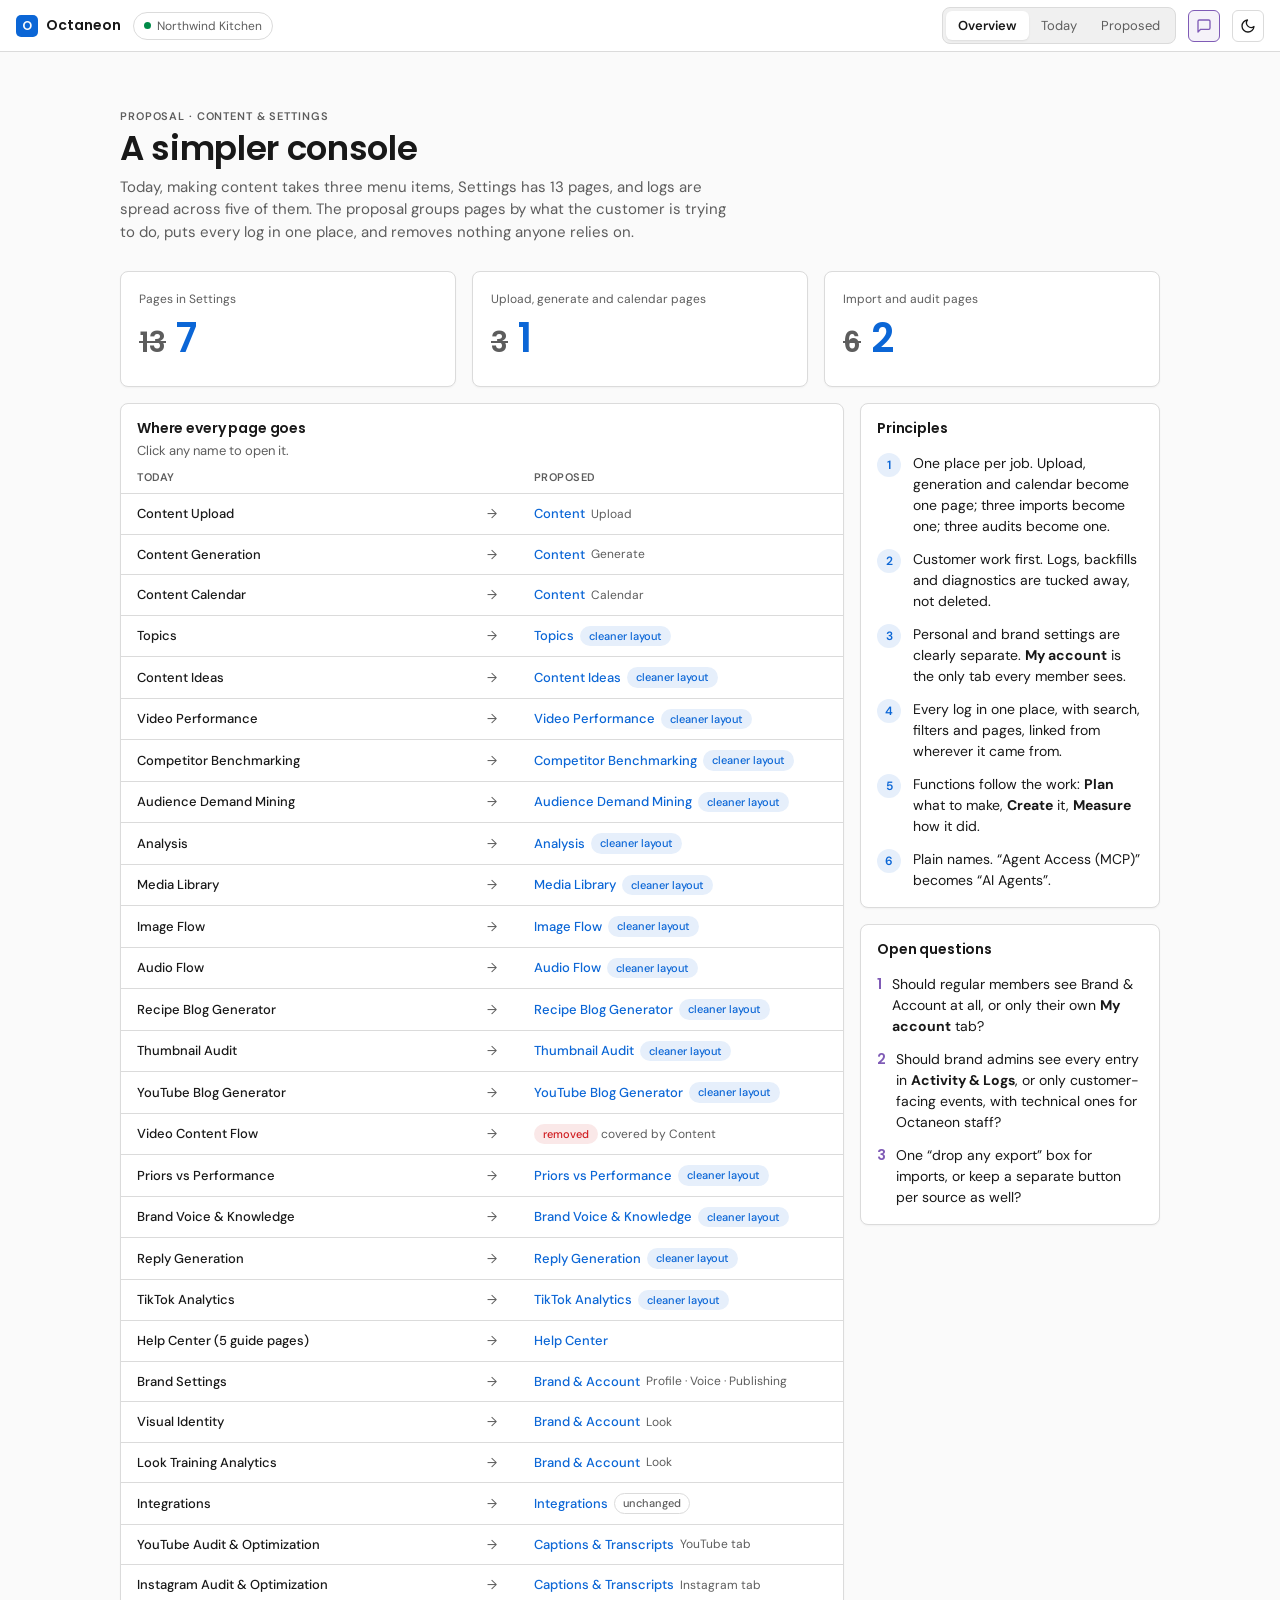
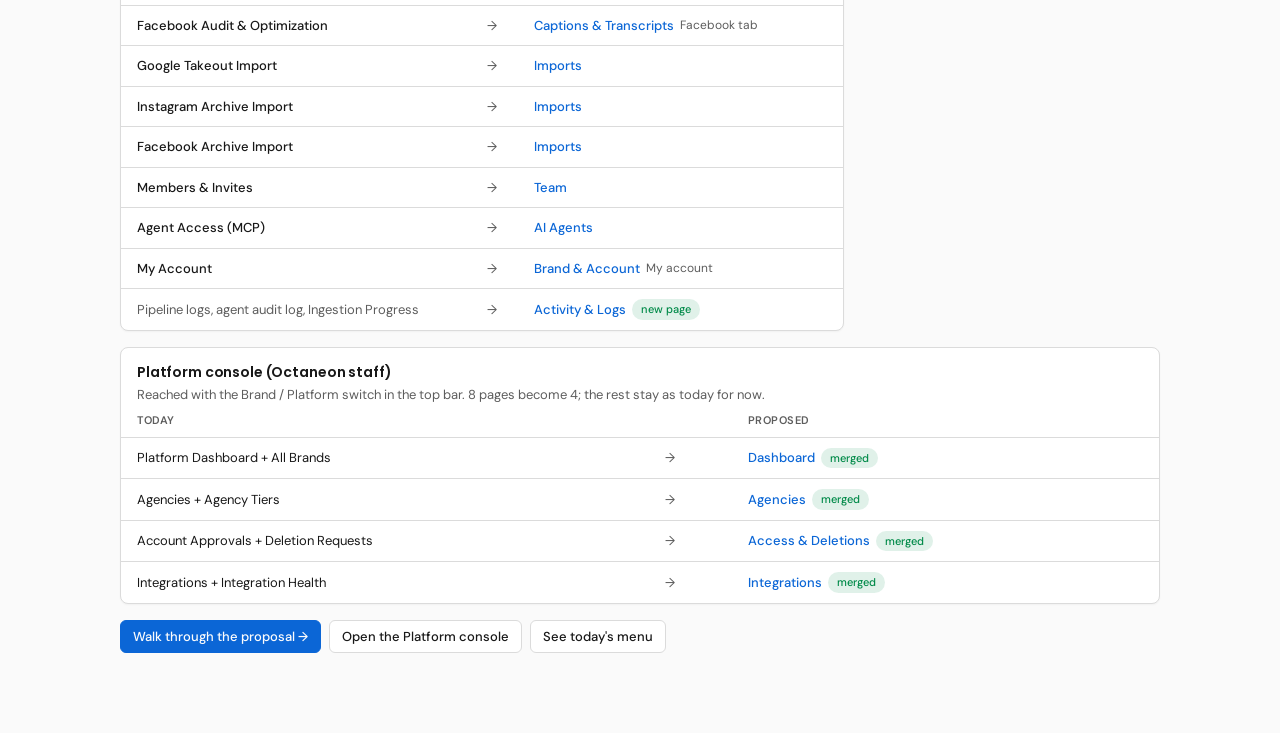
<file: index.html>
<!doctype html>
<html lang="en">
  <head>
    <meta charset="utf-8" />
    <meta name="viewport" content="width=device-width, initial-scale=1" />
    <title>Octaneon Settings Redesign</title>
    <meta name="description" content="Clickable before-and-after mockup of the proposed Octaneon Settings menu." />
    <link rel="preconnect" href="https://fonts.googleapis.com" />
    <link rel="preconnect" href="https://fonts.gstatic.com" crossorigin />
    <link
      href="https://fonts.googleapis.com/css2?family=DM+Sans:opsz,wght@9..40,400;9..40,500;9..40,600&family=JetBrains+Mono:wght@400;500&family=Poppins:wght@500;600&display=swap"
      rel="stylesheet"
    />
    <link rel="stylesheet" href="styles.css" />
  </head>
  <body>
    <div id="app"></div>
    <script src="app.js"></script>
  </body>
</html>
</file>
<file: styles.css>
:root {
  --radius: 0.375rem;
  --background: oklch(0.985 0 0);
  --foreground: oklch(0.21 0 0);
  --panel: oklch(1 0 0);
  --panel-2: oklch(0.955 0 0);
  --border: oklch(0.89 0 0);
  --border-strong: oklch(0.78 0 0);
  --muted-foreground: oklch(0.48 0 0);
  --primary: oklch(0.53 0.19 258);
  --primary-soft: oklch(0.53 0.19 258 / 0.1);
  --primary-foreground: oklch(0.99 0 0);
  --success: oklch(0.55 0.15 155);
  --success-soft: oklch(0.55 0.15 155 / 0.12);
  --warn: oklch(0.58 0.15 65);
  --warn-soft: oklch(0.58 0.15 65 / 0.12);
  --danger: oklch(0.55 0.21 27);
  --danger-soft: oklch(0.55 0.21 27 / 0.1);
  --note: oklch(0.55 0.14 300);
  --note-soft: oklch(0.55 0.14 300 / 0.08);
  --shadow: 0 1px 2px oklch(0 0 0 / 0.04);
  color-scheme: light;
}

@media (prefers-color-scheme: dark) {
  :root:not([data-theme="light"]) {
    --background: oklch(0.14 0 0);
    --foreground: oklch(0.93 0 0);
    --panel: oklch(0.18 0 0);
    --panel-2: oklch(0.22 0 0);
    --border: oklch(0.28 0 0);
    --border-strong: oklch(0.38 0 0);
    --muted-foreground: oklch(0.62 0 0);
    --primary: oklch(0.65 0.18 255);
    --primary-soft: oklch(0.65 0.18 255 / 0.16);
    --primary-foreground: oklch(0.98 0 0);
    --success: oklch(0.72 0.17 155);
    --success-soft: oklch(0.72 0.17 155 / 0.14);
    --warn: oklch(0.78 0.17 75);
    --warn-soft: oklch(0.78 0.17 75 / 0.14);
    --danger: oklch(0.65 0.22 25);
    --danger-soft: oklch(0.65 0.22 25 / 0.14);
    --note: oklch(0.74 0.13 300);
    --note-soft: oklch(0.74 0.13 300 / 0.1);
    --shadow: none;
    color-scheme: dark;
  }
}

:root[data-theme="dark"] {
  --background: oklch(0.14 0 0);
  --foreground: oklch(0.93 0 0);
  --panel: oklch(0.18 0 0);
  --panel-2: oklch(0.22 0 0);
  --border: oklch(0.28 0 0);
  --border-strong: oklch(0.38 0 0);
  --muted-foreground: oklch(0.62 0 0);
  --primary: oklch(0.65 0.18 255);
  --primary-soft: oklch(0.65 0.18 255 / 0.16);
  --primary-foreground: oklch(0.98 0 0);
  --success: oklch(0.72 0.17 155);
  --success-soft: oklch(0.72 0.17 155 / 0.14);
  --warn: oklch(0.78 0.17 75);
  --warn-soft: oklch(0.78 0.17 75 / 0.14);
  --danger: oklch(0.65 0.22 25);
  --danger-soft: oklch(0.65 0.22 25 / 0.14);
  --note: oklch(0.74 0.13 300);
  --note-soft: oklch(0.74 0.13 300 / 0.1);
  --shadow: none;
  color-scheme: dark;
}

* {
  box-sizing: border-box;
}

html,
body {
  margin: 0;
}

body {
  background: var(--background);
  color: var(--foreground);
  font-family: "DM Sans", ui-sans-serif, system-ui, sans-serif;
  font-size: 14px;
  line-height: 1.5;
  -webkit-font-smoothing: antialiased;
}

h1,
h2,
h3,
h4 {
  font-family: "Poppins", ui-sans-serif, system-ui, sans-serif;
  font-weight: 600;
  margin: 0;
  letter-spacing: -0.01em;
}

h1 {
  font-size: 22px;
}
h2 {
  font-size: 17px;
}
h3 {
  font-size: 14px;
}

p {
  margin: 0;
}

button {
  font: inherit;
  color: inherit;
}

.mono {
  font-family: "JetBrains Mono", ui-monospace, monospace;
}
.muted {
  color: var(--muted-foreground);
}
.small {
  font-size: 12px;
}
.strong {
  font-weight: 600;
}

.topbar {
  position: sticky;
  top: 0;
  z-index: 20;
  display: flex;
  align-items: center;
  gap: 12px;
  height: 52px;
  padding: 0 16px;
  background: var(--panel);
  border-bottom: 1px solid var(--border);
}

.logo {
  display: flex;
  align-items: center;
  gap: 8px;
  font-family: "Poppins", sans-serif;
  font-weight: 600;
}

.logo-mark {
  width: 22px;
  height: 22px;
  border-radius: 5px;
  background: var(--primary);
  color: var(--primary-foreground);
  display: grid;
  place-items: center;
  font-size: 12px;
}

.brand-chip {
  display: none;
  align-items: center;
  gap: 6px;
  padding: 4px 10px;
  border: 1px solid var(--border);
  border-radius: 999px;
  font-size: 12px;
  color: var(--muted-foreground);
}

.spacer {
  flex: 1;
}

.segmented {
  display: inline-flex;
  padding: 3px;
  background: var(--panel-2);
  border: 1px solid var(--border);
  border-radius: 8px;
}

.segmented button {
  border: 0;
  background: transparent;
  padding: 5px 12px;
  border-radius: 6px;
  cursor: pointer;
  font-size: 13px;
  color: var(--muted-foreground);
  white-space: nowrap;
}

.segmented button.active {
  background: var(--panel);
  color: var(--foreground);
  box-shadow: 0 1px 2px oklch(0 0 0 / 0.08);
  font-weight: 600;
}

.icon-btn {
  display: grid;
  place-items: center;
  width: 32px;
  height: 32px;
  border: 1px solid var(--border);
  border-radius: var(--radius);
  background: var(--panel);
  cursor: pointer;
}

.icon-btn svg {
  width: 16px;
  height: 16px;
}

.icon-btn[aria-pressed="true"] {
  background: var(--note-soft);
  border-color: var(--note);
  color: var(--note);
}

.menu-btn {
  display: grid;
}

.layout {
  display: flex;
  min-height: calc(100vh - 52px);
}

.sidebar {
  position: fixed;
  inset: 52px auto 0 0;
  z-index: 15;
  width: 260px;
  padding: 16px 12px;
  background: var(--panel);
  border-right: 1px solid var(--border);
  overflow-y: auto;
  transform: translateX(-100%);
  transition: transform 0.2s ease;
}

.sidebar.open {
  transform: none;
}

.nav-group {
  margin-bottom: 18px;
}

.nav-label {
  display: flex;
  justify-content: space-between;
  padding: 0 8px 6px;
  font-size: 11px;
  font-weight: 600;
  text-transform: uppercase;
  letter-spacing: 0.06em;
  color: var(--muted-foreground);
}

.nav-item {
  display: flex;
  align-items: center;
  gap: 8px;
  width: 100%;
  padding: 7px 8px;
  border: 0;
  border-radius: var(--radius);
  background: transparent;
  text-align: left;
  cursor: pointer;
  font-size: 13px;
}

.nav-item:hover {
  background: var(--panel-2);
}

.nav-item.active {
  background: var(--primary-soft);
  color: var(--primary);
  font-weight: 600;
}

.nav-item .dot {
  width: 6px;
  height: 6px;
  border-radius: 999px;
  flex: none;
  background: var(--border-strong);
}

.nav-item .badge {
  margin-left: auto;
}

.main {
  flex: 1;
  min-width: 0;
  padding: 24px 16px 64px;
}

.page {
  max-width: 1040px;
  margin: 0 auto;
}

.page-head {
  display: flex;
  flex-wrap: wrap;
  align-items: flex-end;
  justify-content: space-between;
  gap: 12px;
  margin-bottom: 18px;
}

.page-head p {
  margin-top: 4px;
  max-width: 640px;
}

.eyebrow {
  font-size: 11px;
  font-weight: 600;
  text-transform: uppercase;
  letter-spacing: 0.08em;
  color: var(--muted-foreground);
  margin-bottom: 4px;
}

.stack {
  display: grid;
  gap: 16px;
}

.grid-2 {
  display: grid;
  gap: 16px;
}

.grid-3 {
  display: grid;
  gap: 16px;
}

.split {
  display: grid;
  gap: 16px;
}

.panel {
  background: var(--panel);
  border: 1px solid var(--border);
  border-radius: calc(var(--radius) + 2px);
  box-shadow: var(--shadow);
  min-width: 0;
}

.panel-head {
  display: flex;
  justify-content: space-between;
  align-items: flex-start;
  gap: 12px;
  padding: 14px 16px 0;
}

.panel-head p {
  margin-top: 2px;
  font-size: 13px;
}

.panel-body {
  padding: 14px 16px 16px;
}

.panel.flush .panel-body {
  padding: 0;
}

.panel.danger {
  border-color: var(--danger);
}

.panel.danger h3 {
  color: var(--danger);
}

.fields {
  display: grid;
  gap: 12px;
}

.field {
  display: grid;
  gap: 4px;
  font-size: 12px;
  font-weight: 500;
}

.field small {
  font-weight: 400;
  color: var(--muted-foreground);
}

.input {
  width: 100%;
  padding: 7px 10px;
  border: 1px solid var(--border);
  border-radius: var(--radius);
  background: var(--background);
  color: var(--foreground);
  font: inherit;
  font-size: 13px;
}

.input:focus {
  outline: 2px solid var(--primary);
  outline-offset: -1px;
}

.btn {
  display: inline-flex;
  align-items: center;
  gap: 6px;
  padding: 6px 12px;
  border: 1px solid var(--border);
  border-radius: var(--radius);
  background: var(--panel);
  cursor: pointer;
  font-size: 13px;
  font-weight: 500;
  white-space: nowrap;
}

.btn:hover {
  border-color: var(--border-strong);
}

.btn.primary {
  background: var(--primary);
  border-color: var(--primary);
  color: var(--primary-foreground);
}

.btn.danger {
  color: var(--danger);
  border-color: var(--danger);
}

.btn.ghost {
  border-color: transparent;
  background: transparent;
  color: var(--muted-foreground);
}

.btn-row {
  display: flex;
  flex-wrap: wrap;
  gap: 8px;
}

.tag {
  display: inline-flex;
  align-items: center;
  gap: 5px;
  padding: 1px 8px;
  border: 1px solid var(--border);
  border-radius: 999px;
  font-size: 11px;
  font-weight: 500;
  white-space: nowrap;
  color: var(--muted-foreground);
}

.tag.success {
  color: var(--success);
  background: var(--success-soft);
  border-color: transparent;
}
.tag.warn {
  color: var(--warn);
  background: var(--warn-soft);
  border-color: transparent;
}
.tag.danger {
  color: var(--danger);
  background: var(--danger-soft);
  border-color: transparent;
}
.tag.primary {
  color: var(--primary);
  background: var(--primary-soft);
  border-color: transparent;
}

.status-dot {
  display: inline-block;
  width: 7px;
  height: 7px;
  border-radius: 999px;
  background: var(--border-strong);
}
.status-dot.success {
  background: var(--success);
}
.status-dot.warn {
  background: var(--warn);
}
.status-dot.danger {
  background: var(--danger);
}

.tags {
  display: flex;
  flex-wrap: wrap;
  gap: 6px;
}

.row-between {
  display: flex;
  justify-content: space-between;
  align-items: center;
  gap: 16px;
}

.list {
  display: grid;
}

.list > * {
  padding: 12px 16px;
  border-top: 1px solid var(--border);
}

.list > *:first-child {
  border-top: 0;
}

.switch {
  position: relative;
  flex: none;
  width: 34px;
  height: 20px;
  border-radius: 999px;
  background: var(--border-strong);
  cursor: pointer;
  transition: background 0.15s;
}

.switch::after {
  content: "";
  position: absolute;
  top: 2px;
  left: 2px;
  width: 16px;
  height: 16px;
  border-radius: 999px;
  background: var(--panel);
  transition: transform 0.15s;
}

.switch.on {
  background: var(--primary);
}

.switch.on::after {
  transform: translateX(14px);
}

.tabs {
  display: flex;
  gap: 2px;
  margin-bottom: 18px;
  border-bottom: 1px solid var(--border);
  overflow-x: auto;
  scrollbar-width: none;
}

.tab {
  flex: none;
  padding: 9px 12px;
  border: 0;
  border-bottom: 2px solid transparent;
  margin-bottom: -1px;
  background: transparent;
  cursor: pointer;
  font-size: 13px;
  font-weight: 500;
  color: var(--muted-foreground);
}

.tab.active {
  color: var(--foreground);
  border-bottom-color: var(--primary);
}

.tab .count {
  margin-left: 4px;
  padding: 0 6px;
  border-radius: 999px;
  background: var(--warn-soft);
  color: var(--warn);
  font-size: 11px;
}

.tab .lock {
  margin-left: 4px;
  font-size: 11px;
  color: var(--muted-foreground);
}

.stat {
  padding: 14px 16px;
}

.stat .value {
  font-family: "Poppins", sans-serif;
  font-size: 24px;
  font-weight: 600;
  line-height: 1.2;
  font-variant-numeric: tabular-nums;
}

.stat.warn .value {
  color: var(--warn);
}
.stat.success .value {
  color: var(--success);
}
.stat.primary .value {
  color: var(--primary);
}

.stats {
  display: grid;
  grid-template-columns: repeat(2, minmax(0, 1fr));
  gap: 0;
}

.stats .stat {
  border-left: 1px solid var(--border);
  border-top: 1px solid var(--border);
}

.stats .stat:nth-child(-n + 2) {
  border-top: 0;
}

.stats .stat:nth-child(2n + 1) {
  border-left: 0;
}

.meter {
  height: 6px;
  border-radius: 999px;
  background: var(--panel-2);
  overflow: hidden;
}

.meter > span {
  display: block;
  height: 100%;
  background: var(--primary);
  border-radius: inherit;
}

.meter.warn > span {
  background: var(--warn);
}
.meter.success > span {
  background: var(--success);
}

.table-wrap {
  overflow-x: auto;
}

table {
  width: 100%;
  border-collapse: collapse;
  font-size: 13px;
}

th {
  text-align: left;
  font-size: 11px;
  font-weight: 600;
  text-transform: uppercase;
  letter-spacing: 0.05em;
  color: var(--muted-foreground);
  padding: 8px 16px;
  border-bottom: 1px solid var(--border);
  white-space: nowrap;
}

td {
  padding: 10px 16px;
  border-bottom: 1px solid var(--border);
  vertical-align: middle;
}

tr:last-child td {
  border-bottom: 0;
}

td.num {
  font-variant-numeric: tabular-nums;
  text-align: right;
}

.note {
  display: none;
  gap: 8px;
  padding: 10px 12px;
  border: 1px dashed var(--note);
  border-radius: calc(var(--radius) + 2px);
  background: var(--note-soft);
  font-size: 13px;
}

.show-notes .note {
  display: flex;
}

.note-label {
  flex: none;
  font-size: 11px;
  font-weight: 600;
  text-transform: uppercase;
  letter-spacing: 0.06em;
  color: var(--note);
  padding-top: 1px;
}

.dropzone {
  display: grid;
  place-items: center;
  gap: 6px;
  padding: 22px 16px;
  border: 1.5px dashed var(--border-strong);
  border-radius: calc(var(--radius) + 2px);
  background: var(--panel-2);
  text-align: center;
}

.dropzone.big {
  padding: 32px 16px;
}

.source-card {
  display: grid;
  gap: 12px;
  align-content: start;
}

.source-card .platform {
  display: flex;
  align-items: center;
  gap: 10px;
}

.platform-icon {
  display: grid;
  place-items: center;
  width: 32px;
  height: 32px;
  border-radius: 8px;
  background: var(--panel-2);
  border: 1px solid var(--border);
  font-family: "Poppins", sans-serif;
  font-weight: 600;
  font-size: 12px;
}

.swatches {
  display: flex;
  gap: 8px;
  flex-wrap: wrap;
}

.swatch {
  display: grid;
  gap: 4px;
  font-size: 11px;
  color: var(--muted-foreground);
}

.swatch i {
  display: block;
  width: 48px;
  height: 48px;
  border-radius: 8px;
  border: 1px solid var(--border);
}

.steps {
  display: grid;
  gap: 8px;
}

.step {
  display: flex;
  align-items: center;
  gap: 10px;
  padding: 10px 12px;
  border: 1px solid var(--border);
  border-radius: calc(var(--radius) + 2px);
  background: var(--panel);
}

.step .num {
  display: grid;
  place-items: center;
  width: 22px;
  height: 22px;
  border-radius: 999px;
  background: var(--success-soft);
  color: var(--success);
  font-size: 12px;
  font-weight: 600;
  flex: none;
}

.step.current {
  border-color: var(--primary);
}

.step.current .num {
  background: var(--primary);
  color: var(--primary-foreground);
}

.bars {
  display: flex;
  align-items: flex-end;
  gap: 6px;
  height: 90px;
  padding-top: 6px;
}

.bars div {
  flex: 1;
  display: grid;
  gap: 4px;
  justify-items: center;
  font-size: 10px;
  color: var(--muted-foreground);
}

.bars span {
  display: block;
  width: 100%;
  max-width: 28px;
  border-radius: 3px 3px 0 0;
  background: var(--primary);
}

.bars div:last-child span {
  background: var(--success);
}

.log {
  margin: 0;
  padding: 12px 16px;
  font-family: "JetBrains Mono", monospace;
  font-size: 11.5px;
  line-height: 1.7;
  color: var(--muted-foreground);
  background: var(--panel-2);
  overflow-x: auto;
  white-space: pre;
}

details.panel > summary {
  list-style: none;
  cursor: pointer;
  padding: 12px 16px;
  display: flex;
  align-items: center;
  justify-content: space-between;
  gap: 12px;
}

details.panel > summary::-webkit-details-marker {
  display: none;
}

details.panel > summary .chev {
  transition: transform 0.15s;
}

details.panel[open] > summary .chev {
  transform: rotate(180deg);
}

details.panel[open] > summary {
  border-bottom: 1px solid var(--border);
}

.legacy-panel .skeleton {
  display: grid;
  gap: 8px;
}

.skeleton i {
  display: block;
  height: 8px;
  border-radius: 999px;
  background: var(--panel-2);
}

.legacy-banner {
  display: flex;
  flex-wrap: wrap;
  align-items: center;
  gap: 8px 16px;
  padding: 10px 14px;
  margin-bottom: 16px;
  border: 1px solid var(--border);
  border-radius: calc(var(--radius) + 2px);
  background: var(--panel-2);
  font-size: 13px;
}

.hero {
  padding: 28px 0 8px;
}

.hero h1 {
  font-size: clamp(24px, 4vw, 34px);
  line-height: 1.15;
}

.hero p {
  margin-top: 8px;
  max-width: 620px;
  font-size: 15px;
}

.big-number {
  display: flex;
  align-items: baseline;
  gap: 10px;
  font-family: "Poppins", sans-serif;
  font-weight: 600;
}

.big-number .from {
  font-size: 28px;
  color: var(--muted-foreground);
  text-decoration: line-through;
  text-decoration-thickness: 2px;
}

.big-number .to {
  font-size: 40px;
  color: var(--primary);
}

.map-row td:first-child {
  white-space: nowrap;
}

.arrow {
  color: var(--muted-foreground);
}

.dest {
  display: inline-flex;
  align-items: center;
  gap: 6px;
  flex-wrap: wrap;
}

.link {
  border: 0;
  background: none;
  padding: 0;
  color: var(--primary);
  cursor: pointer;
  font-weight: 500;
}

.link:hover {
  text-decoration: underline;
}

.principles {
  display: grid;
  gap: 12px;
  counter-reset: p;
}

.principles li {
  list-style: none;
  counter-increment: p;
  display: flex;
  gap: 12px;
}

.principles li::before {
  content: counter(p);
  flex: none;
  display: grid;
  place-items: center;
  width: 24px;
  height: 24px;
  border-radius: 999px;
  background: var(--primary-soft);
  color: var(--primary);
  font-size: 12px;
  font-weight: 600;
}

.principles {
  margin: 0;
  padding: 0;
}

.question {
  display: flex;
  gap: 10px;
  align-items: flex-start;
}

.question .q {
  flex: none;
  font-family: "Poppins", sans-serif;
  font-weight: 600;
  color: var(--note);
}

.avatar {
  display: grid;
  place-items: center;
  width: 32px;
  height: 32px;
  border-radius: 999px;
  background: var(--primary-soft);
  color: var(--primary);
  font-weight: 600;
  font-size: 12px;
  flex: none;
}

.avatar.lg {
  width: 64px;
  height: 64px;
  font-size: 20px;
}

.person {
  display: flex;
  align-items: center;
  gap: 10px;
}

.scrim {
  position: fixed;
  inset: 52px 0 0;
  z-index: 14;
  background: oklch(0 0 0 / 0.3);
}

@media (min-width: 640px) {
  .brand-chip {
    display: inline-flex;
  }
  .stats {
    grid-template-columns: repeat(4, minmax(0, 1fr));
  }
  .stats .stat:nth-child(-n + 4) {
    border-top: 0;
  }
  .stats .stat:nth-child(2n + 1) {
    border-left: 1px solid var(--border);
  }
  .stats .stat:first-child {
    border-left: 0;
  }
  .grid-2 {
    grid-template-columns: repeat(2, minmax(0, 1fr));
  }
  .fields.two {
    grid-template-columns: repeat(2, minmax(0, 1fr));
  }
}

@media (min-width: 900px) {
  .grid-3 {
    grid-template-columns: repeat(3, minmax(0, 1fr));
  }
  .split {
    grid-template-columns: minmax(0, 1fr) 300px;
    align-items: start;
  }
  .steps {
    grid-template-columns: repeat(3, minmax(0, 1fr));
  }
}

@media (min-width: 1024px) {
  .menu-btn {
    display: none;
  }
  .sidebar {
    position: sticky;
    top: 52px;
    height: calc(100vh - 52px);
    transform: none;
    flex: none;
  }
  .scrim {
    display: none;
  }
  .main {
    padding: 28px 32px 80px;
  }
}

@media (max-width: 480px) {
  .topbar {
    gap: 6px;
  }
  .segmented button {
    padding: 5px 7px;
    font-size: 12px;
  }
  .logo span:last-child {
    display: none;
  }
}

.page.wide {
  max-width: 1200px;
}

.nowrap {
  white-space: nowrap;
}

.text-danger {
  color: var(--danger);
}

.row-between.wrap {
  flex-wrap: wrap;
}

.input.strong {
  font-weight: 600;
}

.input.search {
  max-width: 260px;
}

.select {
  width: auto;
  cursor: pointer;
}

.nav-foot {
  padding: 8px;
}

.dropzone.compact {
  padding: 16px;
}

.segmented.big {
  padding: 4px;
}

.segmented.big button {
  padding: 8px 20px;
  font-size: 14px;
}

.content-bar {
  display: flex;
  flex-wrap: wrap;
  align-items: center;
  justify-content: space-between;
  gap: 12px;
  margin-bottom: 18px;
}

.flow {
  display: flex;
  align-items: center;
  gap: 6px;
  flex-wrap: wrap;
}

.flow-step {
  display: grid;
  justify-items: start;
  gap: 0;
  padding: 6px 12px;
  border: 1px solid var(--border);
  border-radius: calc(var(--radius) + 2px);
  background: var(--panel);
  cursor: pointer;
  text-align: left;
}

.flow-step.active {
  border-color: var(--primary);
  background: var(--primary-soft);
}

.flow-value {
  font-family: "Poppins", sans-serif;
  font-weight: 600;
  font-size: 16px;
  font-variant-numeric: tabular-nums;
}

.flow-value.warn {
  color: var(--warn);
}
.flow-value.primary {
  color: var(--primary);
}

.flow-arrow {
  color: var(--muted-foreground);
}

.chips {
  display: flex;
  flex-wrap: wrap;
  gap: 6px;
}

.chip {
  padding: 5px 12px;
  border: 1px solid var(--border);
  border-radius: 999px;
  background: var(--panel);
  cursor: pointer;
  font-size: 13px;
  font-weight: 500;
  color: var(--muted-foreground);
}

.chip.active {
  border-color: var(--foreground);
  background: var(--foreground);
  color: var(--background);
}

.chip-count {
  font-variant-numeric: tabular-nums;
  opacity: 0.7;
}

.chan {
  display: inline-flex;
  align-items: center;
  gap: 8px;
  font-weight: 600;
}

.chan-mark {
  display: grid;
  place-items: center;
  width: 24px;
  height: 24px;
  border-radius: 6px;
  border: 1px solid var(--border);
  background: var(--panel-2);
  font-size: 10px;
}

.gen-split {
  display: grid;
  gap: 16px;
}

.run {
  display: flex;
  align-items: center;
  justify-content: space-between;
  gap: 10px;
  width: 100%;
  border: 0;
  border-left: 3px solid transparent;
  background: transparent;
  text-align: left;
  cursor: pointer;
}

.run > span:first-child {
  display: grid;
  min-width: 0;
}

.run:hover {
  background: var(--panel-2);
}

.run.active {
  border-left-color: var(--primary);
  background: var(--primary-soft);
}

.draft-head {
  display: flex;
  align-items: center;
  justify-content: space-between;
  gap: 10px;
  padding: 12px 16px;
  border-bottom: 1px solid var(--border);
}

.order {
  display: grid;
  place-items: center;
  width: 20px;
  height: 20px;
  border-radius: 999px;
  background: var(--panel-2);
  color: var(--muted-foreground);
  font-size: 11px;
  font-weight: 600;
}

textarea.input {
  resize: vertical;
  line-height: 1.5;
}

.cal-head {
  display: flex;
  flex-wrap: wrap;
  align-items: center;
  justify-content: space-between;
  gap: 12px;
  padding: 14px 16px;
  border-bottom: 1px solid var(--border);
}

.legend {
  display: flex;
  gap: 14px;
  font-size: 12px;
  color: var(--muted-foreground);
}

.legend span {
  display: inline-flex;
  align-items: center;
  gap: 6px;
}

.cal-scroll {
  overflow-x: auto;
}

.cal {
  display: grid;
  grid-template-columns: repeat(7, minmax(120px, 1fr));
  min-width: 840px;
}

.cal-day {
  display: grid;
  align-content: start;
  gap: 8px;
  min-height: 260px;
  padding: 10px;
  border-left: 1px solid var(--border);
}

.cal-day:first-child {
  border-left: 0;
}

.cal-day.today {
  background: var(--primary-soft);
}

.cal-date {
  font-size: 12px;
  font-weight: 600;
  color: var(--muted-foreground);
}

.cal-day.today .cal-date {
  color: var(--primary);
}

.cal-post {
  display: grid;
  gap: 2px;
  padding: 8px;
  border: 1px solid var(--border);
  border-left: 3px solid var(--border-strong);
  border-radius: var(--radius);
  background: var(--panel);
}

.cal-post.success {
  border-left-color: var(--success);
}
.cal-post.primary {
  border-left-color: var(--primary);
}
.cal-post.danger {
  border-left-color: var(--danger);
}

.cal-empty {
  padding: 8px 0;
}

details.topic > summary {
  list-style: none;
  cursor: pointer;
  display: grid;
  grid-template-columns: 1fr auto;
  gap: 12px;
  align-items: center;
  padding: 14px 16px;
}

details.topic > summary::-webkit-details-marker {
  display: none;
}

details.topic > summary .chev {
  transition: transform 0.15s;
  grid-column: 2;
  grid-row: 1;
}

details.topic[open] > summary .chev {
  transform: rotate(180deg);
}

details.topic[open] > summary {
  border-bottom: 1px solid var(--border);
}

.topic-name {
  display: flex;
  flex-wrap: wrap;
  align-items: center;
  gap: 4px 10px;
}

.topic-bars {
  grid-column: 1 / -1;
  display: grid;
  gap: 6px;
}

.mini {
  display: grid;
  grid-template-columns: 64px 1fr 28px;
  align-items: center;
  gap: 10px;
}

.mini .mono {
  text-align: right;
}

.topic-body {
  display: grid;
  gap: 18px;
  padding: 16px;
}

.ask {
  display: flex;
  justify-content: space-between;
  gap: 12px;
  padding: 8px 10px;
  border-radius: var(--radius);
  background: var(--panel-2);
}

.topic-actions {
  grid-column: 1 / -1;
}

.filters {
  display: flex;
  flex-wrap: wrap;
  gap: 8px;
  padding: 12px;
}

.filters .search {
  flex: 1 1 200px;
  max-width: none;
}

.pager {
  display: flex;
  flex-wrap: wrap;
  align-items: center;
  justify-content: space-between;
  gap: 10px;
  padding: 10px 16px;
  border-top: 1px solid var(--border);
}

section.panel > .pager:only-child {
  border-top: 0;
}

.pager-controls {
  display: flex;
  align-items: center;
  gap: 4px;
}

.btn.pg {
  min-width: 30px;
  justify-content: center;
  padding: 4px 8px;
  font-variant-numeric: tabular-nums;
}

.btn.pg.active {
  background: var(--primary);
  border-color: var(--primary);
  color: var(--primary-foreground);
}

.btn.pg:disabled {
  opacity: 0.4;
  cursor: not-allowed;
}

.pg-gap {
  padding: 0 4px;
}

@media (min-width: 900px) {
  .gen-split {
    grid-template-columns: 300px minmax(0, 1fr);
    align-items: start;
  }
  details.topic > summary {
    grid-template-columns: minmax(0, 1fr) minmax(0, 1.3fr) auto;
  }
  details.topic > summary .chev {
    grid-column: 3;
  }
  .topic-bars {
    grid-column: 2;
    grid-row: 1;
  }
  .topic-body {
    grid-template-columns: 1fr 1fr;
  }
}

.status-dot.primary {
  background: var(--primary);
}

.idea {
  display: grid;
  gap: 8px;
  align-items: center;
}

.idea-main {
  display: grid;
  min-width: 0;
}

.video-row {
  padding: 0 !important;
}

.video-sum {
  display: grid;
  grid-template-columns: minmax(0, 1fr) auto;
  gap: 6px 16px;
  align-items: center;
  width: 100%;
  padding: 12px 16px;
  border: 0;
  background: transparent;
  text-align: left;
  cursor: pointer;
}

.video-sum:hover {
  background: var(--panel-2);
}

.video-sum .chev {
  transition: transform 0.15s;
}

.video-row.open .video-sum {
  background: var(--primary-soft);
}

.video-row.open .video-sum .chev {
  transform: rotate(180deg);
}

.marks {
  display: flex;
  gap: 4px;
}

.video-detail {
  border-top: 1px solid var(--border);
  background: var(--panel-2);
}

.video-detail td,
.video-detail th {
  background: transparent;
}

.bars.tall {
  height: 150px;
}

.bars.tall span {
  max-width: 22px;
}

.mini.wide {
  grid-template-columns: 110px 1fr 44px;
}

@media (min-width: 900px) {
  .idea {
    grid-template-columns: minmax(0, 1fr) auto auto;
    gap: 16px;
  }
  .video-sum {
    grid-template-columns: minmax(0, 1fr) 140px 90px 60px 16px;
  }
}

.media-grid {
  display: grid;
  grid-template-columns: repeat(2, minmax(0, 1fr));
  gap: 12px;
  padding: 12px;
}

.media-tile {
  display: grid;
  gap: 6px;
  padding: 8px;
  border: 1px solid var(--border);
  border-radius: calc(var(--radius) + 2px);
  background: var(--panel);
  cursor: pointer;
  text-align: left;
}

.media-tile:hover {
  border-color: var(--border-strong);
}

.media-tile.active {
  border-color: var(--primary);
  box-shadow: 0 0 0 1px var(--primary);
}

.thumb {
  display: block;
  aspect-ratio: 4 / 3;
  border-radius: var(--radius);
  background: var(--panel-2);
}

.thumb.t0 {
  background: linear-gradient(135deg, var(--warn-soft), var(--panel-2));
}
.thumb.t1 {
  background: linear-gradient(135deg, var(--success-soft), var(--panel-2));
}
.thumb.t2 {
  background: linear-gradient(135deg, var(--danger-soft), var(--panel-2));
}
.thumb.t3 {
  background: linear-gradient(135deg, var(--primary-soft), var(--panel-2));
}

.thumb.big {
  aspect-ratio: 16 / 10;
}

.thumb.sm {
  width: 40px;
  aspect-ratio: 1;
  flex: none;
}

.clamp {
  display: -webkit-box;
  -webkit-line-clamp: 2;
  -webkit-box-orient: vertical;
  overflow: hidden;
}

.options {
  display: grid;
  gap: 10px;
}

.option {
  display: grid;
  gap: 2px;
  padding: 12px 14px;
  border: 1px solid var(--border);
  border-radius: calc(var(--radius) + 2px);
  background: var(--panel);
  cursor: pointer;
  text-align: left;
}

.option.active {
  border-color: var(--primary);
  background: var(--primary-soft);
}

@media (min-width: 640px) {
  .options {
    grid-template-columns: 1fr 1fr;
  }
}

@media (min-width: 1100px) {
  .media-grid {
    grid-template-columns: repeat(4, minmax(0, 1fr));
  }
}

.score {
  display: grid;
  grid-template-columns: 28px minmax(120px, 1fr);
  align-items: center;
  gap: 10px;
  min-width: 160px;
}

.sidebar {
  display: flex;
  flex-direction: column;
  gap: 12px;
  padding: 12px;
  background: var(--panel);
}

.brand-switch {
  display: flex;
  align-items: center;
  gap: 10px;
  width: 100%;
  padding: 8px;
  border: 1px solid var(--border);
  border-radius: calc(var(--radius) + 2px);
  background: var(--background);
  text-align: left;
  cursor: pointer;
}

.brand-switch:hover {
  border-color: var(--border-strong);
}

.brand-avatar {
  display: grid;
  place-items: center;
  width: 32px;
  height: 32px;
  flex: none;
  border-radius: 8px;
  background: var(--primary);
  color: var(--primary-foreground);
  font-family: "Poppins", sans-serif;
  font-weight: 600;
  font-size: 12px;
}

.brand-meta {
  display: grid;
  min-width: 0;
  flex: 1;
  line-height: 1.3;
}

.brand-meta > span {
  overflow: hidden;
  text-overflow: ellipsis;
  white-space: nowrap;
}

.updown {
  flex: none;
  color: var(--muted-foreground);
}

.jump {
  display: flex;
  align-items: center;
  gap: 8px;
  padding: 0 8px;
  height: 34px;
  border: 1px solid var(--border);
  border-radius: var(--radius);
  background: var(--background);
  color: var(--muted-foreground);
}

.jump:focus-within {
  border-color: var(--primary);
}

.jump input {
  flex: 1;
  min-width: 0;
  border: 0;
  outline: 0;
  background: transparent;
  color: var(--foreground);
  font: inherit;
  font-size: 13px;
}

.jump input::-webkit-search-cancel-button {
  display: none;
}

kbd {
  padding: 0 5px;
  border: 1px solid var(--border);
  border-bottom-width: 2px;
  border-radius: 4px;
  font-family: "JetBrains Mono", monospace;
  font-size: 10px;
  color: var(--muted-foreground);
}

.nav-scroll {
  flex: 1;
  min-height: 0;
  overflow-y: auto;
  margin: 0 -4px;
  padding: 0 4px;
}

.nav-group {
  margin-bottom: 10px;
}

.nav-label {
  display: flex;
  align-items: center;
  justify-content: space-between;
  width: 100%;
  padding: 6px 8px;
  border: 0;
  background: transparent;
  cursor: pointer;
}

.nav-label:hover {
  color: var(--foreground);
}

.nav-label .chev {
  transition: transform 0.15s;
  opacity: 0.6;
}

.nav-group.folded .nav-label .chev {
  transform: rotate(-90deg);
}

.nav-group.folded:not(.searching) .nav-items {
  display: none;
}

.nav-items {
  display: grid;
  gap: 1px;
}

.nav-item {
  position: relative;
  gap: 10px;
  padding: 7px 8px;
  color: var(--muted-foreground);
  font-weight: 500;
}

.nav-item:hover {
  color: var(--foreground);
}

.nav-item.active {
  background: var(--primary-soft);
  color: var(--foreground);
  font-weight: 600;
}

.nav-item.active::before {
  content: "";
  position: absolute;
  left: -4px;
  top: 7px;
  bottom: 7px;
  width: 3px;
  border-radius: 999px;
  background: var(--primary);
}

.nav-icon {
  width: 16px;
  height: 16px;
  flex: none;
}

.nav-item.active .nav-icon {
  color: var(--primary);
}

.nav-text {
  flex: 1;
  min-width: 0;
  overflow: hidden;
  text-overflow: ellipsis;
  white-space: nowrap;
}

.nav-badge {
  min-width: 20px;
  padding: 0 6px;
  border-radius: 999px;
  background: var(--warn-soft);
  color: var(--warn);
  font-size: 11px;
  font-weight: 600;
  text-align: center;
  font-variant-numeric: tabular-nums;
}

.nav-empty {
  padding: 8px;
}

.nav-user {
  display: flex;
  align-items: center;
  gap: 10px;
  padding: 10px 4px 0;
  border-top: 1px solid var(--border);
}

.icon-btn.ghost {
  border-color: transparent;
  background: transparent;
  color: var(--muted-foreground);
}

.icon-btn.ghost:hover {
  background: var(--panel-2);
  color: var(--foreground);
}

.site-pill {
  display: flex;
  align-items: center;
  gap: 10px;
  padding: 8px 12px;
  border: 1px solid var(--border);
  border-radius: calc(var(--radius) + 2px);
  background: var(--panel);
}

.site-pill > span:last-child {
  display: grid;
  line-height: 1.3;
}

.post-preview {
  display: grid;
  gap: 8px;
  padding: 16px;
  border: 1px solid var(--border);
  border-radius: calc(var(--radius) + 2px);
  background: var(--background);
}

.post-preview h4 {
  font-size: 15px;
  margin-top: 6px;
}

.recipe-card {
  display: grid;
  gap: 2px;
  margin: 6px 0;
  padding: 14px;
  border: 1.5px dashed var(--primary);
  border-radius: calc(var(--radius) + 2px);
  background: var(--primary-soft);
  font-weight: 600;
}

.thumb-grid {
  display: grid;
  grid-template-columns: repeat(auto-fill, minmax(220px, 1fr));
  gap: 12px;
  padding: 12px;
}

.thumb-card {
  position: relative;
  display: grid;
  gap: 10px;
  align-content: start;
  padding: 8px;
  border: 1px solid var(--border);
  border-radius: calc(var(--radius) + 2px);
  background: var(--panel);
}

.thumb-card.active {
  border-color: var(--primary);
  box-shadow: 0 0 0 1px var(--primary);
}

.thumb-card .thumb {
  position: relative;
  aspect-ratio: 16 / 9;
}


.thumb-check {
  position: absolute;
  top: 14px;
  left: 14px;
  z-index: 1;
}

.thumb-check input {
  width: 16px;
  height: 16px;
  accent-color: var(--primary);
  cursor: pointer;
}

.thumb-ctr {
  position: absolute;
  right: 6px;
  bottom: 6px;
  padding: 1px 6px;
  border-radius: 4px;
  background: var(--panel);
  color: var(--foreground);
  font-family: "JetBrains Mono", monospace;
  font-size: 10.5px;
}

.thumb-ctr.low {
  color: var(--warn);
}

.select-bar {
  display: flex;
  flex-wrap: wrap;
  align-items: center;
  justify-content: space-between;
  gap: 10px;
  padding: 10px 14px;
  border: 1px solid var(--primary);
  border-radius: calc(var(--radius) + 2px);
  background: var(--primary-soft);
}

.compare {
  display: grid;
  grid-template-columns: repeat(auto-fill, minmax(170px, 1fr));
  gap: 12px;
}

.cover-opt {
  display: grid;
  gap: 6px;
  padding: 6px;
  border: 1px solid var(--border);
  border-radius: calc(var(--radius) + 2px);
  background: var(--panel);
  text-align: left;
  cursor: pointer;
}

.cover-opt .thumb {
  position: relative;
  aspect-ratio: 16 / 9;
  display: grid;
  place-items: center;
}

.cover-opt.current {
  cursor: default;
  border-style: dashed;
}

.cover-opt.picked {
  border-color: var(--primary);
  box-shadow: 0 0 0 1px var(--primary);
}

.cover-words {
  font-family: "Poppins", sans-serif;
  font-weight: 600;
  font-size: 13px;
  letter-spacing: 0.02em;
  text-align: center;
  padding: 0 8px;
}

.cover-opt,
.thumb-card {
  min-width: 0;
  overflow: hidden;
}

.cover-opt .thumb,
.thumb-card .thumb {
  width: 100%;
}

:root {
  --scroll-thumb: oklch(0.21 0 0 / 0.18);
  --scroll-thumb-hover: oklch(0.21 0 0 / 0.36);
}

@media (prefers-color-scheme: dark) {
  :root:not([data-theme="light"]) {
    --scroll-thumb: oklch(0.93 0 0 / 0.16);
    --scroll-thumb-hover: oklch(0.93 0 0 / 0.32);
  }
}

:root[data-theme="dark"] {
  --scroll-thumb: oklch(0.93 0 0 / 0.16);
  --scroll-thumb-hover: oklch(0.93 0 0 / 0.32);
}

* {
  scrollbar-width: thin;
  scrollbar-color: var(--scroll-thumb) transparent;
}

::-webkit-scrollbar {
  width: 10px;
  height: 10px;
}

::-webkit-scrollbar-track {
  background: transparent;
}

::-webkit-scrollbar-thumb {
  border: 3px solid transparent;
  border-radius: 999px;
  background: var(--scroll-thumb);
  background-clip: padding-box;
}

::-webkit-scrollbar-thumb:hover {
  background: var(--scroll-thumb-hover);
  background-clip: padding-box;
}

::-webkit-scrollbar-corner {
  background: transparent;
}

.nav-scroll {
  scrollbar-color: transparent transparent;
}

.nav-scroll:hover {
  scrollbar-color: var(--scroll-thumb) transparent;
}

.nav-scroll::-webkit-scrollbar-thumb {
  background: transparent;
}

.nav-scroll:hover::-webkit-scrollbar-thumb {
  background: var(--scroll-thumb);
  background-clip: padding-box;
}

.outline {
  display: grid;
  gap: 8px;
  margin: 0;
  padding-left: 20px;
}

.outline li {
  display: grid;
  padding: 8px 10px;
  border-radius: var(--radius);
  background: var(--panel-2);
}

.outline li::marker {
  color: var(--muted-foreground);
  font-weight: 600;
}

.run > span.dest {
  display: flex;
  align-items: center;
  flex-wrap: nowrap;
  gap: 10px;
  min-width: 0;
}

.yb-meta {
  display: grid;
  gap: 4px;
  min-width: 0;
}

.k-row {
  display: grid;
  grid-template-columns: auto minmax(0, 1fr);
  gap: 8px 12px;
  align-items: start;
}

.k-row input {
  margin-top: 4px;
  width: 16px;
  height: 16px;
  accent-color: var(--primary);
}

.k-row > .btn-row {
  grid-column: 2;
}

.k-main {
  display: grid;
  gap: 4px;
  min-width: 0;
}

.reply-head {
  display: flex;
  flex-wrap: wrap;
  align-items: center;
  justify-content: space-between;
  gap: 8px;
  padding: 12px 16px;
  border-bottom: 1px solid var(--border);
}

.comment {
  margin: 0;
  padding: 10px 12px;
  border-left: 3px solid var(--border-strong);
  border-radius: 0 var(--radius) var(--radius) 0;
  background: var(--panel-2);
}

.help-hero {
  display: grid;
  justify-items: center;
  gap: 10px;
  padding: 24px 0 28px;
  text-align: center;
}

.help-hero h1 {
  font-size: clamp(24px, 4vw, 32px);
}

.help-search {
  display: flex;
  align-items: center;
  gap: 10px;
  width: min(560px, 100%);
  height: 46px;
  padding: 0 14px;
  border: 1px solid var(--border-strong);
  border-radius: calc(var(--radius) + 4px);
  background: var(--panel);
  color: var(--muted-foreground);
}

.help-search:focus-within {
  border-color: var(--primary);
}

.help-search input {
  flex: 1;
  border: 0;
  outline: 0;
  background: transparent;
  color: var(--foreground);
  font: inherit;
  font-size: 15px;
}

.help-card {
  display: grid;
  gap: 6px;
  align-content: start;
  padding: 18px;
  text-align: left;
  cursor: pointer;
}

.help-card:hover {
  border-color: var(--border-strong);
}

.help-card.accent {
  border-style: dashed;
}

.link-like {
  color: var(--primary);
  font-weight: 500;
  margin-top: 4px;
}

.help-link {
  display: flex;
  justify-content: space-between;
  gap: 12px;
  width: 100%;
  border: 0;
  background: transparent;
  text-align: left;
  cursor: pointer;
}

.help-link:hover {
  background: var(--panel-2);
}

.crumbs {
  display: flex;
  align-items: center;
  gap: 8px;
  margin-bottom: 16px;
  font-size: 13px;
}

.help-article h1 {
  font-size: 22px;
}

.help-steps {
  display: grid;
  gap: 10px;
  margin: 0;
  padding-left: 22px;
  line-height: 1.6;
}

.help-steps li::marker {
  color: var(--primary);
  font-weight: 600;
}

.help-foot {
  padding-top: 12px;
  border-top: 1px solid var(--border);
}

@media (min-width: 900px) {
  .k-row {
    grid-template-columns: auto minmax(0, 1fr) auto;
  }
  .k-row > .btn-row {
    grid-column: 3;
  }
}

.btn-row > .input.search {
  width: 220px;
}

.console-switch {
  margin-left: 4px;
}

.console-switch button {
  padding: 4px 12px;
}

.attention {
  display: grid;
  gap: 2px;
  padding: 14px 16px;
  text-align: left;
  cursor: pointer;
}

.attention:hover {
  border-color: var(--border-strong);
}

.brand-avatar.sm {
  width: 26px;
  height: 26px;
  border-radius: 6px;
  font-size: 10px;
}

.brand-avatar.platform {
  background: var(--foreground);
  color: var(--background);
}

.platform-badge {
  cursor: default;
}

.nav-dim {
  font-size: 10px;
  color: var(--muted-foreground);
  opacity: 0.7;
  white-space: nowrap;
}

.btn.danger-text {
  color: var(--danger);
}

@media (max-width: 640px) {
  .console-switch button {
    padding: 4px 8px;
  }
}

.view-select {
  display: none;
  width: auto;
  padding: 5px 8px;
}

@media (max-width: 640px) {
  .view-seg {
    display: none;
  }
  .view-select {
    display: block;
  }
  .topbar .logo span:last-child {
    display: none;
  }
}

.stat.danger .value {
  color: var(--danger);
}

@media (max-width: 420px) {
  .topbar {
    padding: 0 10px;
    gap: 6px;
  }
  .topbar [data-action="notes"] {
    display: none;
  }
}

.legacy-frame {
  display: block;
  width: 100%;
  height: calc(100vh - 52px);
  border: 0;
  background: var(--background);
}
</file>
